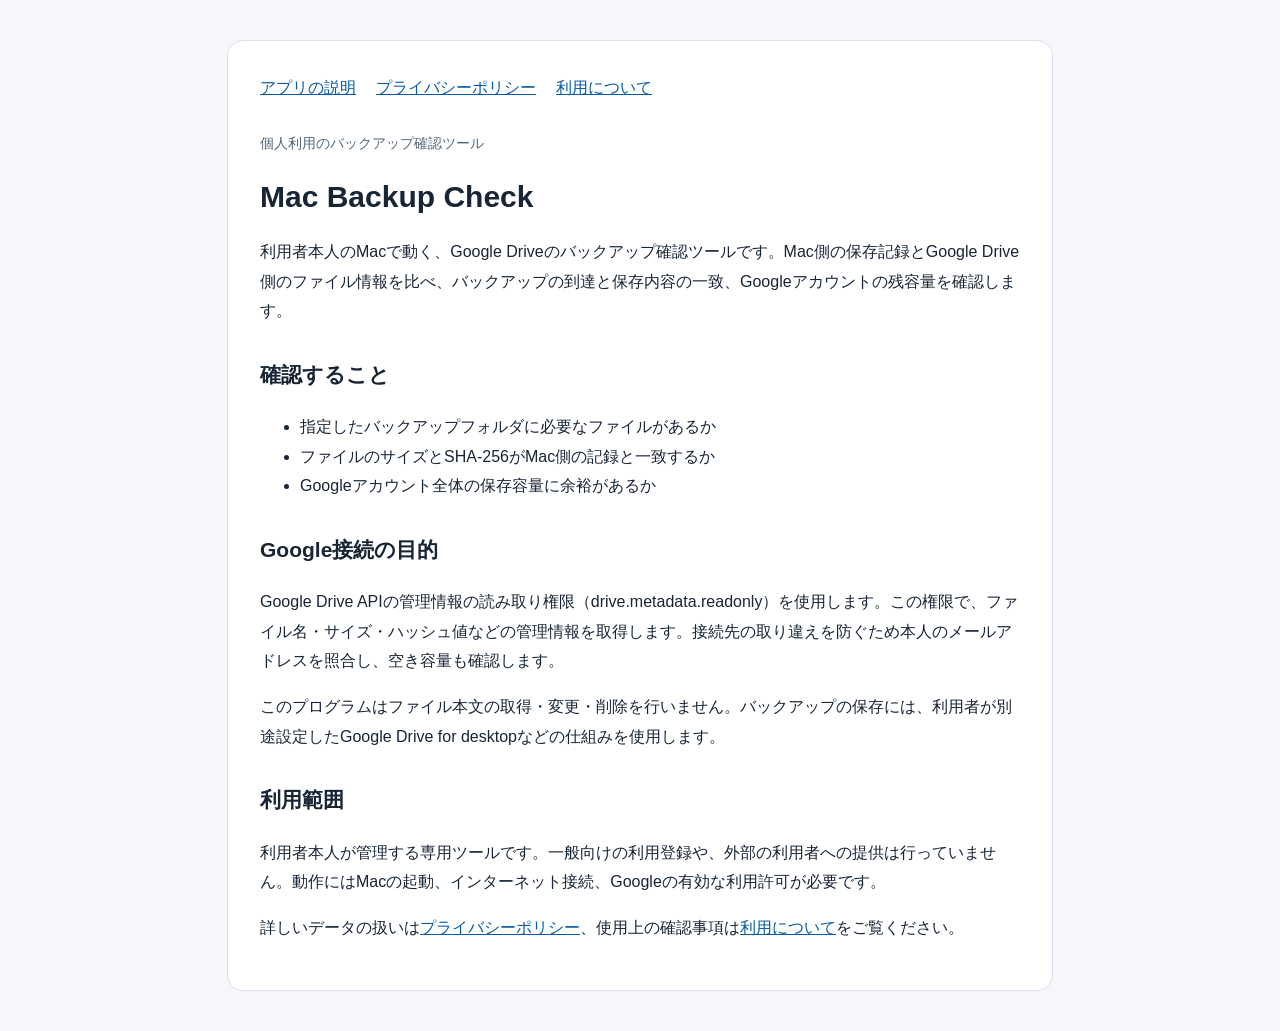
<file: index.html>
<!doctype html>
<html lang="ja"><head><meta charset="utf-8"><meta name="viewport" content="width=device-width,initial-scale=1"><title>アプリの説明 | Mac Backup Check</title><meta name="robots" content="noindex,nofollow"><link rel="stylesheet" href="style.css"></head><body><main><nav aria-label="サイト内"><a href="index.html">アプリの説明</a><a href="privacy.html">プライバシーポリシー</a><a href="terms.html">利用について</a></nav><p class="eyebrow">個人利用のバックアップ確認ツール</p><h1>Mac Backup Check</h1><p>利用者本人のMacで動く、Google Driveのバックアップ確認ツールです。Mac側の保存記録とGoogle Drive側のファイル情報を比べ、バックアップの到達と保存内容の一致、Googleアカウントの残容量を確認します。</p><h2>確認すること</h2><ul><li>指定したバックアップフォルダに必要なファイルがあるか</li><li>ファイルのサイズとSHA-256がMac側の記録と一致するか</li><li>Googleアカウント全体の保存容量に余裕があるか</li></ul><h2>Google接続の目的</h2><p>Google Drive APIの管理情報の読み取り権限（drive.metadata.readonly）を使用します。この権限で、ファイル名・サイズ・ハッシュ値などの管理情報を取得します。接続先の取り違えを防ぐため本人のメールアドレスを照合し、空き容量も確認します。</p><p>このプログラムはファイル本文の取得・変更・削除を行いません。バックアップの保存には、利用者が別途設定したGoogle Drive for desktopなどの仕組みを使用します。</p><h2>利用範囲</h2><p>利用者本人が管理する専用ツールです。一般向けの利用登録や、外部の利用者への提供は行っていません。動作にはMacの起動、インターネット接続、Googleの有効な利用許可が必要です。</p><p>詳しいデータの扱いは<a href="privacy.html">プライバシーポリシー</a>、使用上の確認事項は<a href="terms.html">利用について</a>をご覧ください。</p></main></body></html>
</file>
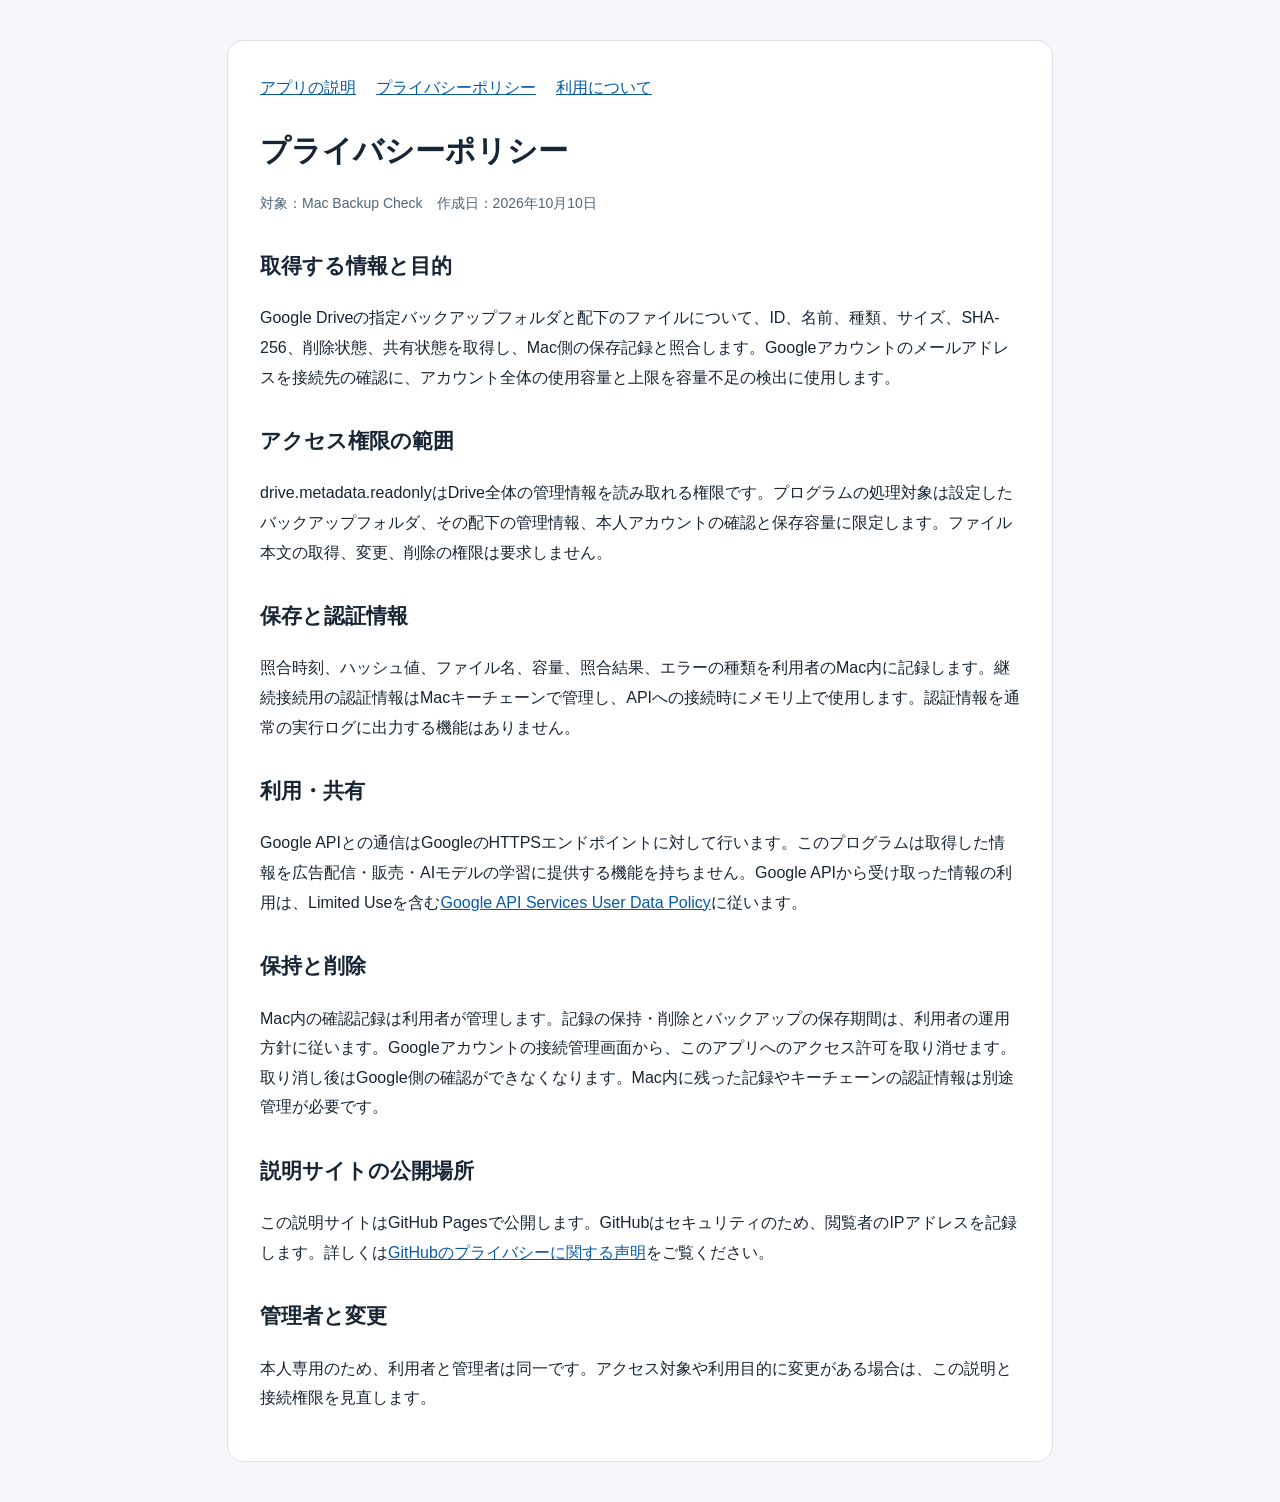
<file: privacy.html>
<!doctype html>
<html lang="ja"><head><meta charset="utf-8"><meta name="viewport" content="width=device-width,initial-scale=1"><title>プライバシーポリシー | Mac Backup Check</title><meta name="robots" content="noindex,nofollow"><link rel="stylesheet" href="style.css"></head><body><main><nav aria-label="サイト内"><a href="index.html">アプリの説明</a><a href="privacy.html">プライバシーポリシー</a><a href="terms.html">利用について</a></nav><h1>プライバシーポリシー</h1><p class="eyebrow">対象：Mac Backup Check　作成日：2026年10月10日</p><h2>取得する情報と目的</h2><p>Google Driveの指定バックアップフォルダと配下のファイルについて、ID、名前、種類、サイズ、SHA-256、削除状態、共有状態を取得し、Mac側の保存記録と照合します。Googleアカウントのメールアドレスを接続先の確認に、アカウント全体の使用容量と上限を容量不足の検出に使用します。</p><h2>アクセス権限の範囲</h2><p>drive.metadata.readonlyはDrive全体の管理情報を読み取れる権限です。プログラムの処理対象は設定したバックアップフォルダ、その配下の管理情報、本人アカウントの確認と保存容量に限定します。ファイル本文の取得、変更、削除の権限は要求しません。</p><h2>保存と認証情報</h2><p>照合時刻、ハッシュ値、ファイル名、容量、照合結果、エラーの種類を利用者のMac内に記録します。継続接続用の認証情報はMacキーチェーンで管理し、APIへの接続時にメモリ上で使用します。認証情報を通常の実行ログに出力する機能はありません。</p><h2>利用・共有</h2><p>Google APIとの通信はGoogleのHTTPSエンドポイントに対して行います。このプログラムは取得した情報を広告配信・販売・AIモデルの学習に提供する機能を持ちません。Google APIから受け取った情報の利用は、Limited Useを含む<a href="https://developers.google.com/terms/api-services-user-data-policy">Google API Services User Data Policy</a>に従います。</p><h2>保持と削除</h2><p>Mac内の確認記録は利用者が管理します。記録の保持・削除とバックアップの保存期間は、利用者の運用方針に従います。Googleアカウントの接続管理画面から、このアプリへのアクセス許可を取り消せます。取り消し後はGoogle側の確認ができなくなります。Mac内に残った記録やキーチェーンの認証情報は別途管理が必要です。</p><h2>説明サイトの公開場所</h2><p>この説明サイトはGitHub Pagesで公開します。GitHubはセキュリティのため、閲覧者のIPアドレスを記録します。詳しくは<a href="https://docs.github.com/en/site-policy/privacy-policies/github-general-privacy-statement">GitHubのプライバシーに関する声明</a>をご覧ください。</p><h2>管理者と変更</h2><p>本人専用のため、利用者と管理者は同一です。アクセス対象や利用目的に変更がある場合は、この説明と接続権限を見直します。</p></main></body></html>
</file>
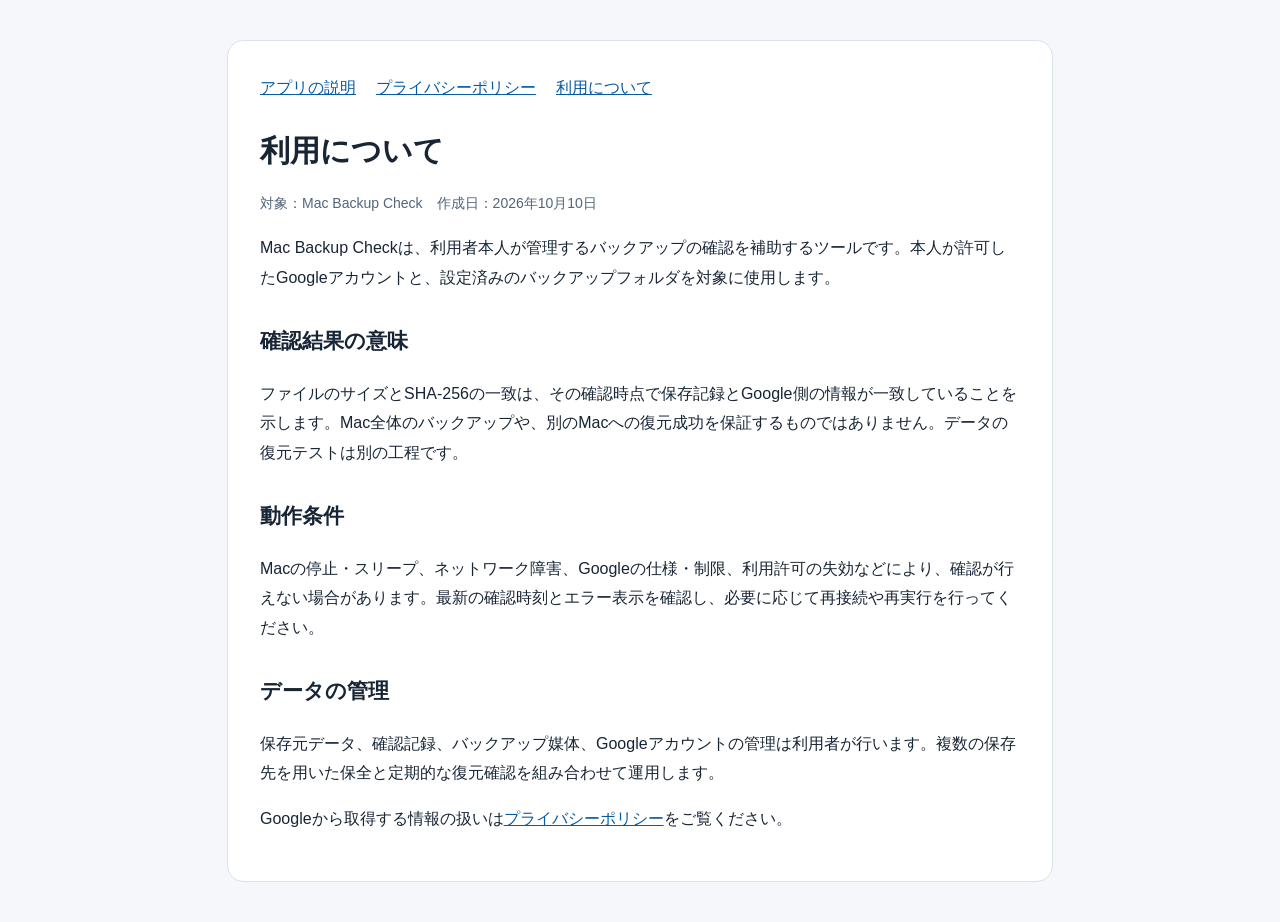
<file: terms.html>
<!doctype html>
<html lang="ja"><head><meta charset="utf-8"><meta name="viewport" content="width=device-width,initial-scale=1"><title>利用について | Mac Backup Check</title><meta name="robots" content="noindex,nofollow"><link rel="stylesheet" href="style.css"></head><body><main><nav aria-label="サイト内"><a href="index.html">アプリの説明</a><a href="privacy.html">プライバシーポリシー</a><a href="terms.html">利用について</a></nav><h1>利用について</h1><p class="eyebrow">対象：Mac Backup Check　作成日：2026年10月10日</p><p>Mac Backup Checkは、利用者本人が管理するバックアップの確認を補助するツールです。本人が許可したGoogleアカウントと、設定済みのバックアップフォルダを対象に使用します。</p><h2>確認結果の意味</h2><p>ファイルのサイズとSHA-256の一致は、その確認時点で保存記録とGoogle側の情報が一致していることを示します。Mac全体のバックアップや、別のMacへの復元成功を保証するものではありません。データの復元テストは別の工程です。</p><h2>動作条件</h2><p>Macの停止・スリープ、ネットワーク障害、Googleの仕様・制限、利用許可の失効などにより、確認が行えない場合があります。最新の確認時刻とエラー表示を確認し、必要に応じて再接続や再実行を行ってください。</p><h2>データの管理</h2><p>保存元データ、確認記録、バックアップ媒体、Googleアカウントの管理は利用者が行います。複数の保存先を用いた保全と定期的な復元確認を組み合わせて運用します。</p><p>Googleから取得する情報の扱いは<a href="privacy.html">プライバシーポリシー</a>をご覧ください。</p></main></body></html>
</file>
<file: style.css>
body{font-family:-apple-system,BlinkMacSystemFont,"Helvetica Neue",sans-serif;background:#f5f7fa;color:#182535;margin:0;line-height:1.85}main{max-width:760px;margin:40px auto;padding:32px;background:white;border:1px solid #dbe2eb;border-radius:16px}nav{display:flex;gap:20px;flex-wrap:wrap;margin-bottom:28px}a{color:#075aa4}h1{font-size:30px;line-height:1.35}h2{font-size:21px;margin-top:30px}p,li{font-size:16px}.eyebrow{color:#526579;font-size:14px}.draft{background:#fff5d6;border:1px solid #dfbd61;padding:12px;border-radius:8px}@media(max-width:800px){main{margin:12px;padding:22px}}
</file>
